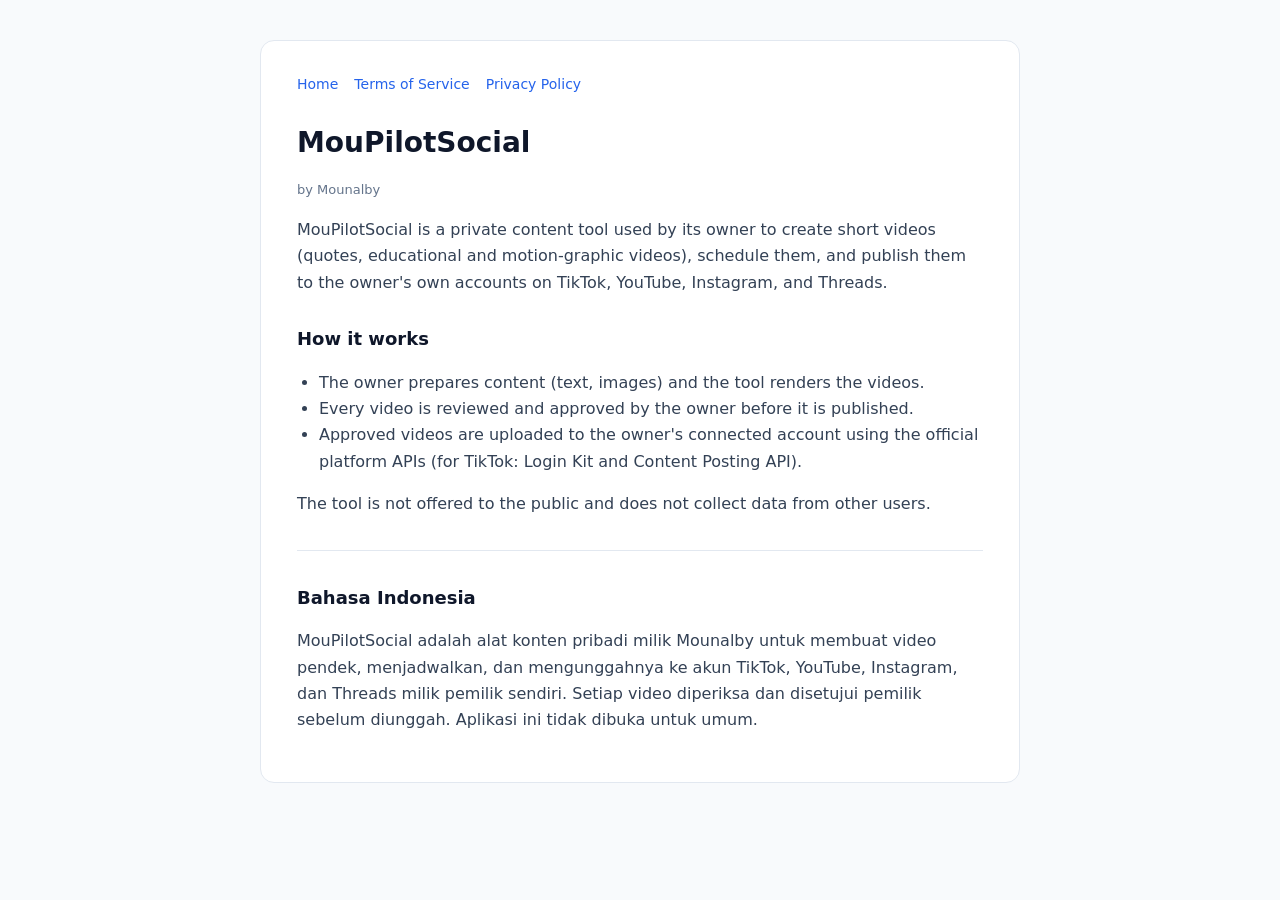
<file: index.html>
<!doctype html>
<html lang="en">
<head>
  <meta charset="utf-8">
  <meta name="viewport" content="width=device-width, initial-scale=1">
  <title>MouPilotSocial</title>
  <meta name="description" content="MouPilotSocial: a private tool by Mounalby to create, schedule, and publish videos to the owner's own social media accounts.">
  <link rel="stylesheet" href="gaya.css">
</head>
<body>
  <main>
    <nav><a href="./">Home</a><a href="terms.html">Terms of Service</a><a href="privacy.html">Privacy Policy</a></nav>
    <h1>MouPilotSocial</h1>
    <p class="kecil">by Mounalby</p>

    <p>
      MouPilotSocial is a private content tool used by its owner to create short videos (quotes, educational and
      motion-graphic videos), schedule them, and publish them to the owner's own accounts on TikTok, YouTube,
      Instagram, and Threads.
    </p>
    <h2>How it works</h2>
    <ul>
      <li>The owner prepares content (text, images) and the tool renders the videos.</li>
      <li>Every video is reviewed and approved by the owner before it is published.</li>
      <li>Approved videos are uploaded to the owner's connected account using the official platform APIs
        (for TikTok: Login Kit and Content Posting API).</li>
    </ul>
    <p>The tool is not offered to the public and does not collect data from other users.</p>

    <hr>
    <h2>Bahasa Indonesia</h2>
    <p>
      MouPilotSocial adalah alat konten pribadi milik Mounalby untuk membuat video pendek, menjadwalkan, dan
      mengunggahnya ke akun TikTok, YouTube, Instagram, dan Threads milik pemilik sendiri. Setiap video diperiksa dan
      disetujui pemilik sebelum diunggah. Aplikasi ini tidak dibuka untuk umum.
    </p>
  </main>
</body>
</html>
</file>
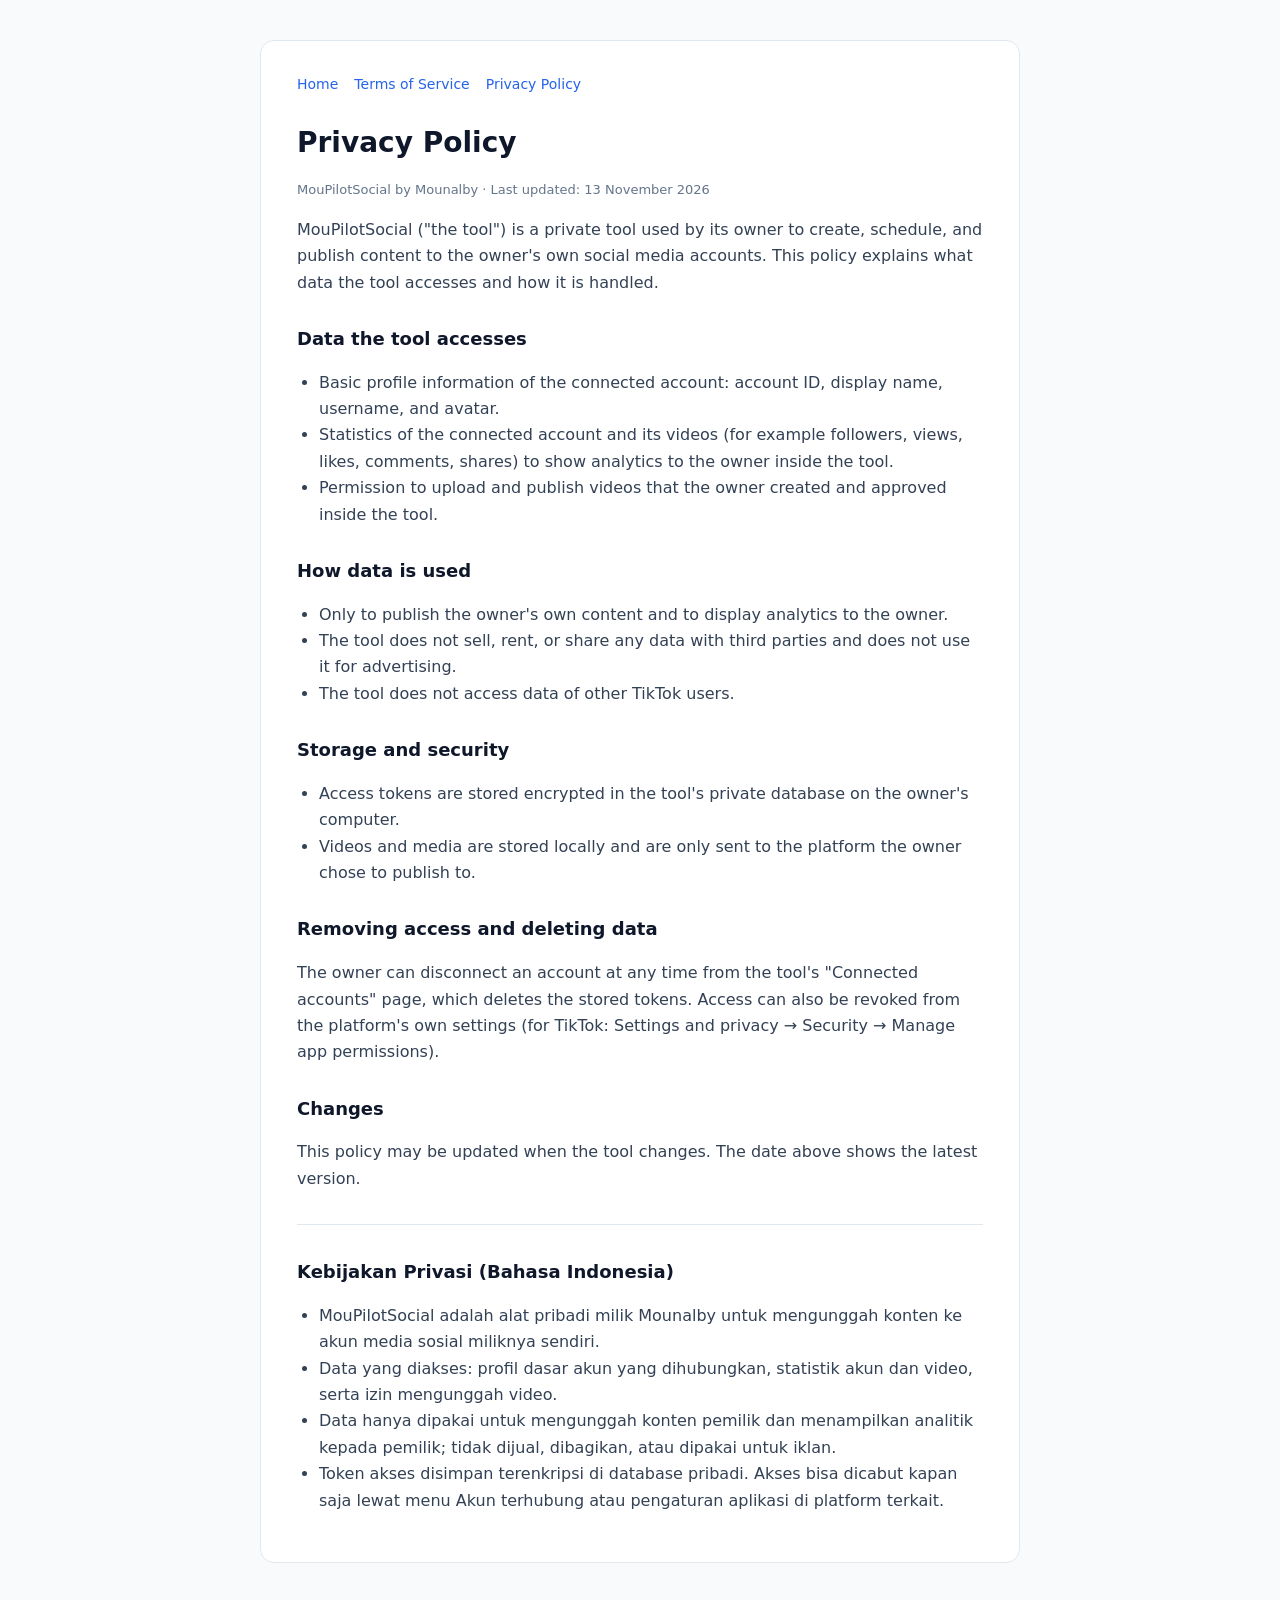
<file: privacy.html>
<!doctype html>
<html lang="en">
<head>
  <meta charset="utf-8">
  <meta name="viewport" content="width=device-width, initial-scale=1">
  <title>Privacy Policy · MouPilotSocial</title>
  <link rel="stylesheet" href="gaya.css">
</head>
<body>
  <main>
    <nav><a href="./">Home</a><a href="terms.html">Terms of Service</a><a href="privacy.html">Privacy Policy</a></nav>
    <h1>Privacy Policy</h1>
    <p class="kecil">MouPilotSocial by Mounalby · Last updated: 13 November 2026</p>

    <p>
      MouPilotSocial ("the tool") is a private tool used by its owner to create, schedule, and publish content to
      the owner's own social media accounts. This policy explains what data the tool accesses and how it is handled.
    </p>

    <h2>Data the tool accesses</h2>
    <ul>
      <li>Basic profile information of the connected account: account ID, display name, username, and avatar.</li>
      <li>Statistics of the connected account and its videos (for example followers, views, likes, comments,
        shares) to show analytics to the owner inside the tool.</li>
      <li>Permission to upload and publish videos that the owner created and approved inside the tool.</li>
    </ul>

    <h2>How data is used</h2>
    <ul>
      <li>Only to publish the owner's own content and to display analytics to the owner.</li>
      <li>The tool does not sell, rent, or share any data with third parties and does not use it for advertising.</li>
      <li>The tool does not access data of other TikTok users.</li>
    </ul>

    <h2>Storage and security</h2>
    <ul>
      <li>Access tokens are stored encrypted in the tool's private database on the owner's computer.</li>
      <li>Videos and media are stored locally and are only sent to the platform the owner chose to publish to.</li>
    </ul>

    <h2>Removing access and deleting data</h2>
    <p>
      The owner can disconnect an account at any time from the tool's "Connected accounts" page, which deletes the
      stored tokens. Access can also be revoked from the platform's own settings (for TikTok: Settings and privacy →
      Security → Manage app permissions).
    </p>

    <h2>Changes</h2>
    <p>This policy may be updated when the tool changes. The date above shows the latest version.</p>

    <hr>
    <h2>Kebijakan Privasi (Bahasa Indonesia)</h2>
    <ul>
      <li>MouPilotSocial adalah alat pribadi milik Mounalby untuk mengunggah konten ke akun media sosial miliknya sendiri.</li>
      <li>Data yang diakses: profil dasar akun yang dihubungkan, statistik akun dan video, serta izin mengunggah video.</li>
      <li>Data hanya dipakai untuk mengunggah konten pemilik dan menampilkan analitik kepada pemilik; tidak dijual,
        dibagikan, atau dipakai untuk iklan.</li>
      <li>Token akses disimpan terenkripsi di database pribadi. Akses bisa dicabut kapan saja lewat menu Akun terhubung
        atau pengaturan aplikasi di platform terkait.</li>
    </ul>
  </main>
</body>
</html>
</file>
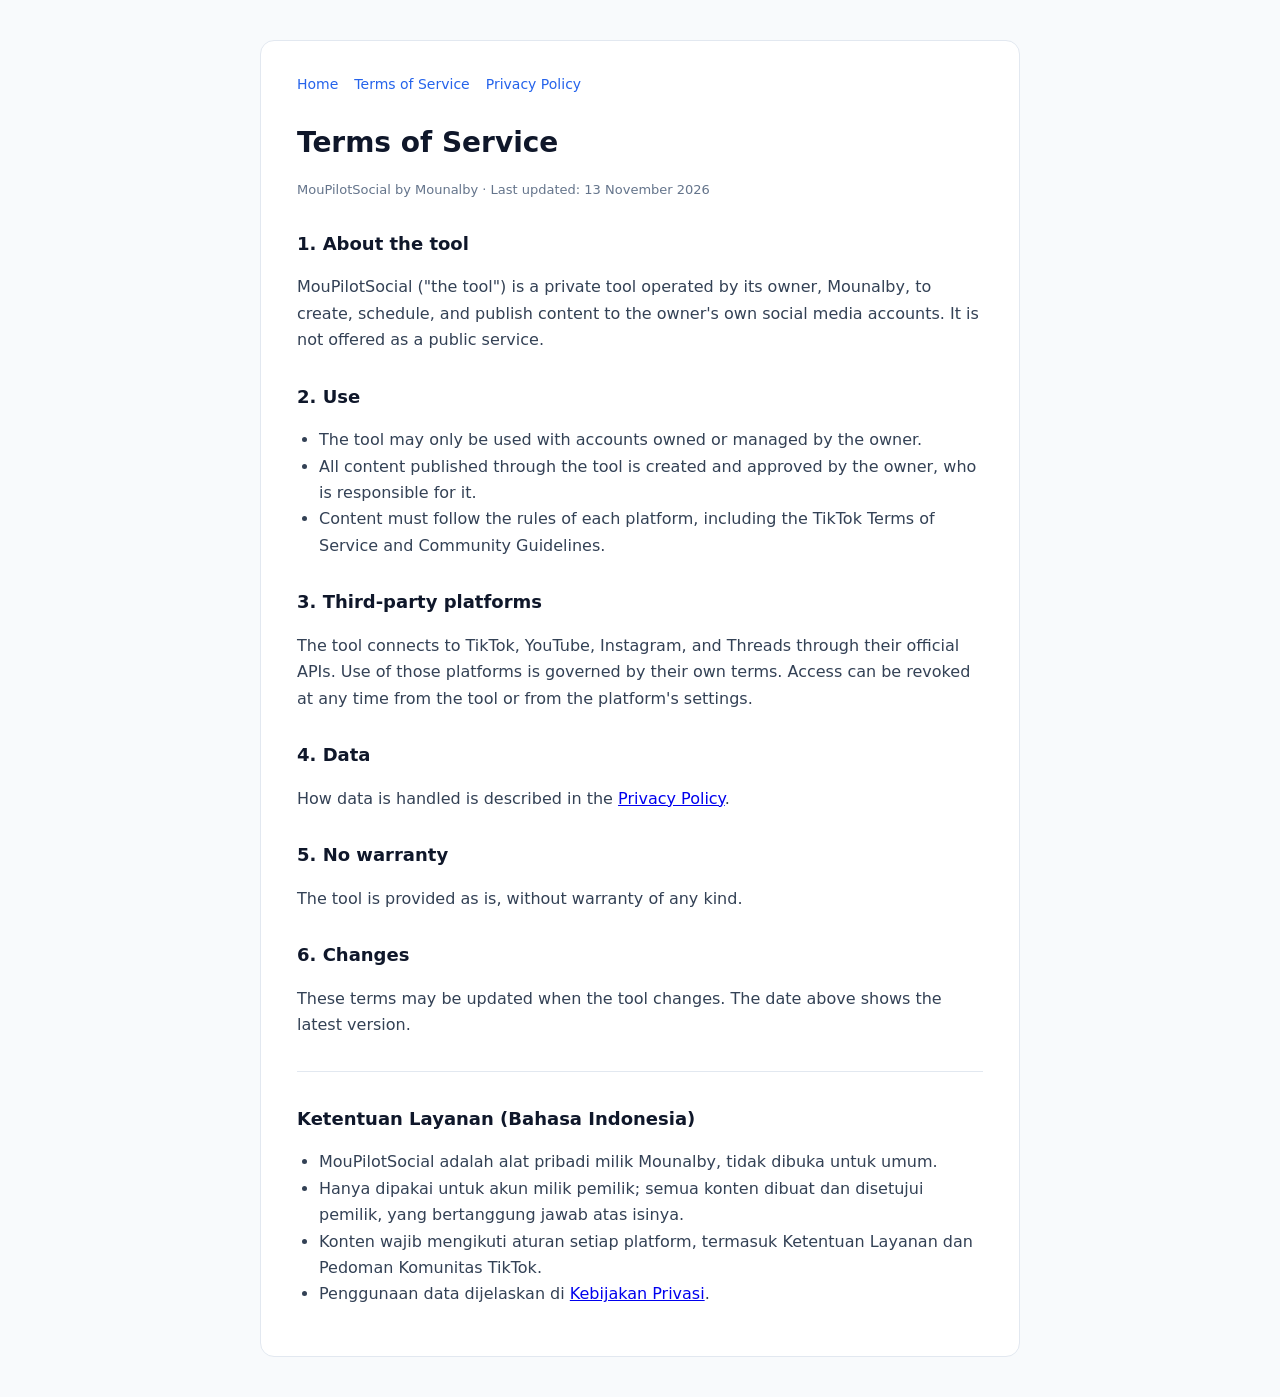
<file: terms.html>
<!doctype html>
<html lang="en">
<head>
  <meta charset="utf-8">
  <meta name="viewport" content="width=device-width, initial-scale=1">
  <title>Terms of Service · MouPilotSocial</title>
  <link rel="stylesheet" href="gaya.css">
</head>
<body>
  <main>
    <nav><a href="./">Home</a><a href="terms.html">Terms of Service</a><a href="privacy.html">Privacy Policy</a></nav>
    <h1>Terms of Service</h1>
    <p class="kecil">MouPilotSocial by Mounalby · Last updated: 13 November 2026</p>

    <h2>1. About the tool</h2>
    <p>
      MouPilotSocial ("the tool") is a private tool operated by its owner, Mounalby, to create, schedule, and publish
      content to the owner's own social media accounts. It is not offered as a public service.
    </p>

    <h2>2. Use</h2>
    <ul>
      <li>The tool may only be used with accounts owned or managed by the owner.</li>
      <li>All content published through the tool is created and approved by the owner, who is responsible for it.</li>
      <li>Content must follow the rules of each platform, including the TikTok Terms of Service and Community
        Guidelines.</li>
    </ul>

    <h2>3. Third-party platforms</h2>
    <p>
      The tool connects to TikTok, YouTube, Instagram, and Threads through their official APIs. Use of those
      platforms is governed by their own terms. Access can be revoked at any time from the tool or from the
      platform's settings.
    </p>

    <h2>4. Data</h2>
    <p>How data is handled is described in the <a href="privacy.html">Privacy Policy</a>.</p>

    <h2>5. No warranty</h2>
    <p>The tool is provided as is, without warranty of any kind.</p>

    <h2>6. Changes</h2>
    <p>These terms may be updated when the tool changes. The date above shows the latest version.</p>

    <hr>
    <h2>Ketentuan Layanan (Bahasa Indonesia)</h2>
    <ul>
      <li>MouPilotSocial adalah alat pribadi milik Mounalby, tidak dibuka untuk umum.</li>
      <li>Hanya dipakai untuk akun milik pemilik; semua konten dibuat dan disetujui pemilik, yang bertanggung jawab atas isinya.</li>
      <li>Konten wajib mengikuti aturan setiap platform, termasuk Ketentuan Layanan dan Pedoman Komunitas TikTok.</li>
      <li>Penggunaan data dijelaskan di <a href="privacy.html">Kebijakan Privasi</a>.</li>
    </ul>
  </main>
</body>
</html>
</file>
<file: gaya.css>
* { box-sizing: border-box; }
body {
  margin: 0;
  font-family: system-ui, -apple-system, "Segoe UI", Roboto, Arial, sans-serif;
  background: #f8fafc;
  color: #334155;
  line-height: 1.65;
}
main {
  max-width: 760px;
  margin: 40px auto;
  padding: 32px 36px;
  background: #fff;
  border: 1px solid #e2e8f0;
  border-radius: 14px;
}
h1 { color: #0f172a; font-size: 28px; margin: 0 0 4px; }
h2 { color: #0f172a; font-size: 18px; margin: 28px 0 6px; }
.kecil { color: #64748b; font-size: 13px; }
nav { margin-bottom: 24px; font-size: 14px; }
nav a { color: #2563eb; text-decoration: none; margin-right: 16px; }
nav a:hover { text-decoration: underline; }
hr { border: 0; border-top: 1px solid #e2e8f0; margin: 32px 0; }
ul { padding-left: 22px; }
@media (max-width: 600px) { main { margin: 0; border-radius: 0; padding: 24px 18px; } }
</file>
